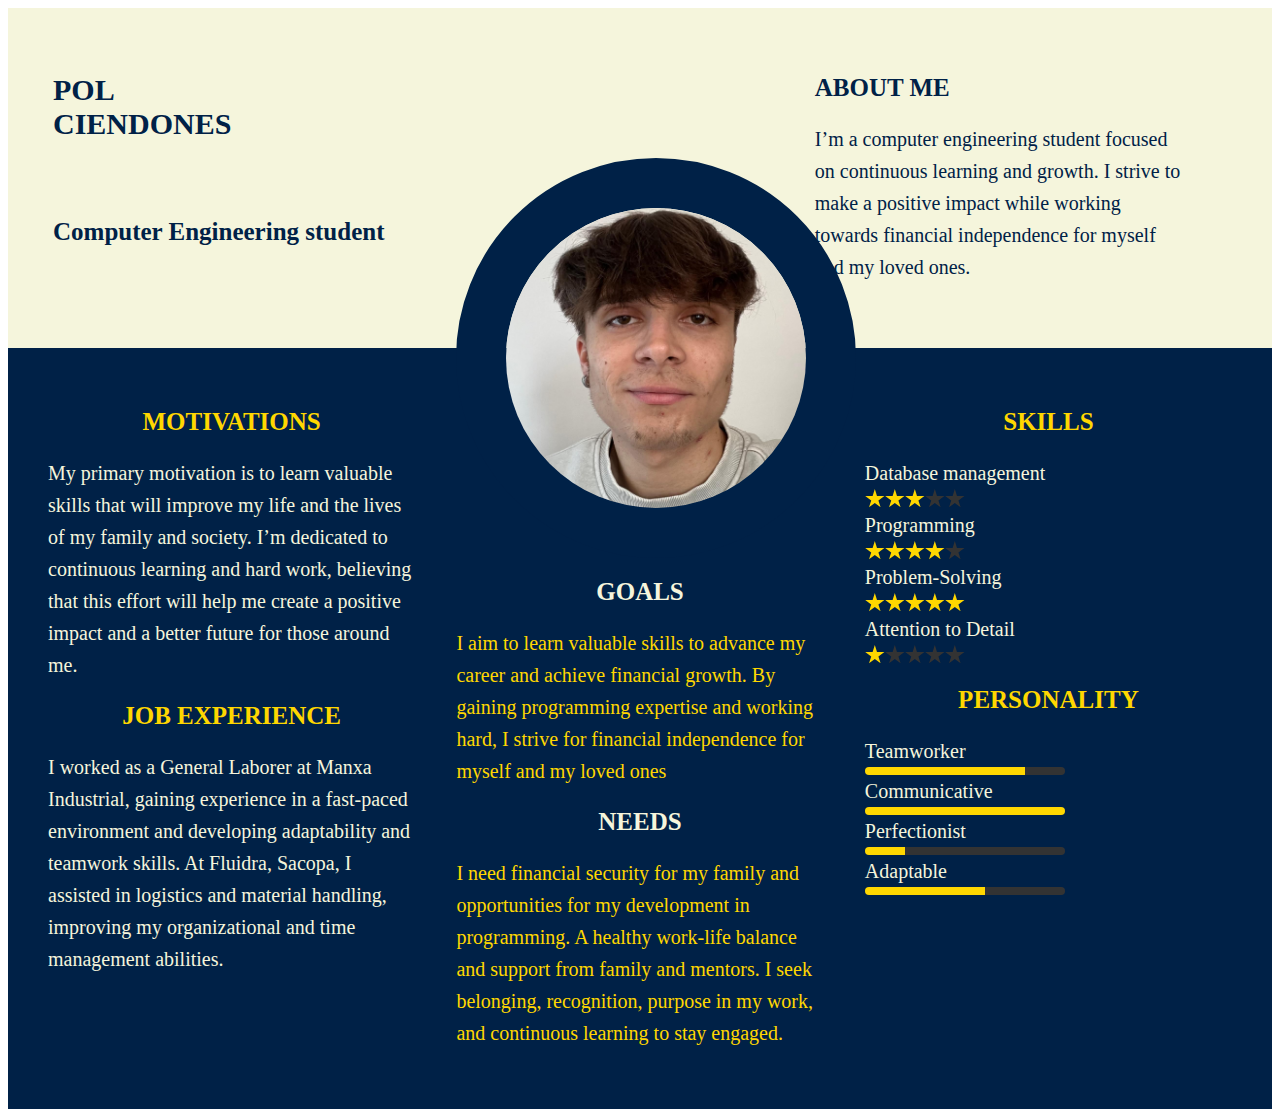
<file: index.html>
<!DOCTYPE html>
<html lang="en">
<head>
    <meta charset="UTF-8">
    <meta name="viewport" content="width=device-width, initial-scale=1.0">
    <link rel="stylesheet" href="exerciseStyle.css">
    <meta name="author" content="Pol Ciendones">
    <title>Pol Ciendones</title>
</head>
<body>
    <div class="upperPart">
        <div class="upperPart-left">
            <h1>POL</br> CIENDONES</br></h1>
            <h2></br></br>Computer Engineering student</h2>
        </div>
        <div class="upperPart-right">
            <h2>ABOUT ME</h2>
            <p>I’m a computer engineering student focused on continuous learning and growth. I strive to make a positive impact while
                 working towards financial independence for myself and my loved ones.
            </p>
        </div>
    </div>
    <div class="lowerPart">
        <div class="lowerPart-left">
            <h2>MOTIVATIONS</h2>
            <p>My primary motivation is to learn valuable skills that will improve my life and the lives of my family and society. 
                I’m dedicated to continuous learning and hard work, believing that this effort will help me create a positive impact and a 
                better future for those around me.
            </p>
            <h2>JOB EXPERIENCE</h2>
            <p>I worked as a General Laborer at Manxa Industrial, gaining experience in a fast-paced environment and developing adaptability
                 and teamwork skills. At Fluidra, Sacopa, I assisted in logistics and material handling, improving my organizational and time
                  management abilities.
            </p>
        </div>
        <div class="lowerPart-center">
            <img class="image-circle" src="fotoCV.jpg" alt="Profile Picture">
            <h2>GOALS</h2>
            <p>I aim to learn valuable skills to advance my career and achieve financial growth. By gaining programming expertise and working hard,
                 I strive for financial independence for myself and my loved ones
            </p>
            <h2>NEEDS</h2>
            <p>I need financial security for my family and opportunities for my development in programming. 
                A healthy work-life balance and support from family and mentors. I seek belonging, recognition, 
                purpose in my work, and continuous learning to stay engaged.
            </p>
        </div>
        <div class="lowerPart-right">
            <h2>SKILLS</h2>
            <ul>
                <li>Database management</br>
                    <div class="stars">
                        <div class="goldStar"></div>
                        <div class="goldStar"></div>
                        <div class="goldStar"></div>
                        <div class="blackStar"></div>
                        <div class="blackStar"></div>
                    </div>
                </li>
                <li>Programming</br>
                    <div class="stars">
                        <div class="goldStar"></div>
                        <div class="goldStar"></div>
                        <div class="goldStar"></div>
                        <div class="goldStar"></div>
                        <div class="blackStar"></div>
                    </div>
                </li>
                <li>Problem-Solving</br>
                    <div class="stars">
                        <div class="goldStar"></div>
                        <div class="goldStar"></div>
                        <div class="goldStar"></div>
                        <div class="goldStar"></div>
                        <div class="goldStar"></div>
                    </div>
                </li>
                <li>Attention to Detail
                    </br>
                    <div class="stars">
                        <div class="goldStar"></div>
                        <div class="blackStar"></div>
                        <div class="blackStar"></div>
                        <div class="blackStar"></div>
                        <div class="blackStar"></div>
                    </div>
                </li>
            </ul>
            <h2>PERSONALITY</h2>
            <ul>
                <li>Teamworker</br><div class="line1"></div></li>
                <li>Communicative</br><div class="line2"></div></li>
                <li>Perfectionist</br><div class="line3"></div></li>
                <li>Adaptable</br><div class="line4"></div></li>
            </ul>
        </div>
    </div>
</body>
</html>
</file>
<file: exerciseStyle.css>
/* Made by Pol Ciendones */
.upperPart{
    font-family: 'Playfair Display', serif;
    margin: 0;
    padding: 0;
    color: #002147;
    background-color: #F5F5DC;
}
.lowerPart {
    font-family: 'Playfair Display', serif;
    margin: 0;
    padding: 0;
    color: #F5F5DC;
    background-color: #002147;
}

.upperPart, .lowerPart {
    display: flex;
    justify-content: space-between;
    padding: 20px;
}

.upperPart-left, .lowerPart-left, .upperPart-right, .lowerPart-center, .lowerPart-right {
    width: 30%;
    padding: 20px;
}

.upperPart-left, .upperPart-right{
    margin-top: 5px;
    margin-bottom: 5px;
    margin-right: 50px;
    margin-left: 5px;
    color: #002147;
}

.upperPart h1{
    font-size: 30px;
}

.upperPart h2{
    font-size: 25px;
}

p {
    font-size: 20px;
    line-height: 1.6;
}

.image-circle {
    display: flex;
    justify-content: center;
    margin-top: -230px;
    margin-bottom: 5px;
    position: relative;
    width: 300px;
    height: 300px;
    border-radius: 50%;
    border: 50px solid #002147;
}

.lowerPart-right ul {
    list-style: none;
    padding: 0;
}

.lowerPart-right ul li {
    font-size: 20px;
    line-height: 1.6;
}

.lowerPart-left, .lowerPart-right {
    color: #F5F5DC;
    padding: 20px;
    border-radius: 8px;
}

.lowerPart-left p, .lowerPart-right p {
    color: #F5F5DC;
    font-size: 20px;
}

.lowerPart-left h2, .lowerPart-right h2 {
    color: #FFD700;
    text-align: center;
    font-size: 25px;
    font-weight: bold;
}
.lowerPart-center h2{
    color: #F5F5DC;
    text-align: center;
    font-size: 25px;
    font-weight: bold;
}
.lowerPart-center p{
    color: #FFD700;
    font-size: 20px;
}

.stars {
  display: flex;
}

.goldStar {
  width: 20px;
  height: 20px;
  background-color: gold;
  clip-path: polygon(
    50% 0%, 61% 35%, 98% 35%, 68% 57%, 79% 91%,
    50% 70%, 21% 91%, 32% 57%, 2% 35%, 39% 35%
  );
}

.blackStar {
  width: 20px;
  height: 20px;
  background-color: #333333;
  clip-path: polygon(
    50% 0%, 61% 35%, 98% 35%, 68% 57%, 79% 91%,
    50% 70%, 21% 91%, 32% 57%, 2% 35%, 39% 35%
  );
}

.line1 {
  width: 200px;
  height: 8px;
  background: linear-gradient(
        to right,
        #FFD700 0%,
        #FFD700 80%,
        #333333 80%,
        #333333 100%
    );
  border-radius: 10px;    
}

.line2 {
  width: 200px;
  height: 8px;
  background: linear-gradient(
        to right,
        #FFD700 0%,
        #FFD700 100%,
        #FFD700 100%
    );
  border-radius: 10px;    
}

.line3 {
  width: 200px;
  height: 8px;
  background: linear-gradient(
        to right,
        #FFD700 0%,
        #FFD700 20%,
        #333333 20%,
        #333333 100%
    );
  border-radius: 10px;    
}

.line4 {
  width: 200px;
  height: 8px;
  background: linear-gradient(
        to right,
        #FFD700 0%,
        #FFD700 60%,
        #333333 60%,
        #333333 100%
    );
  border-radius: 10px;    
}
</file>
